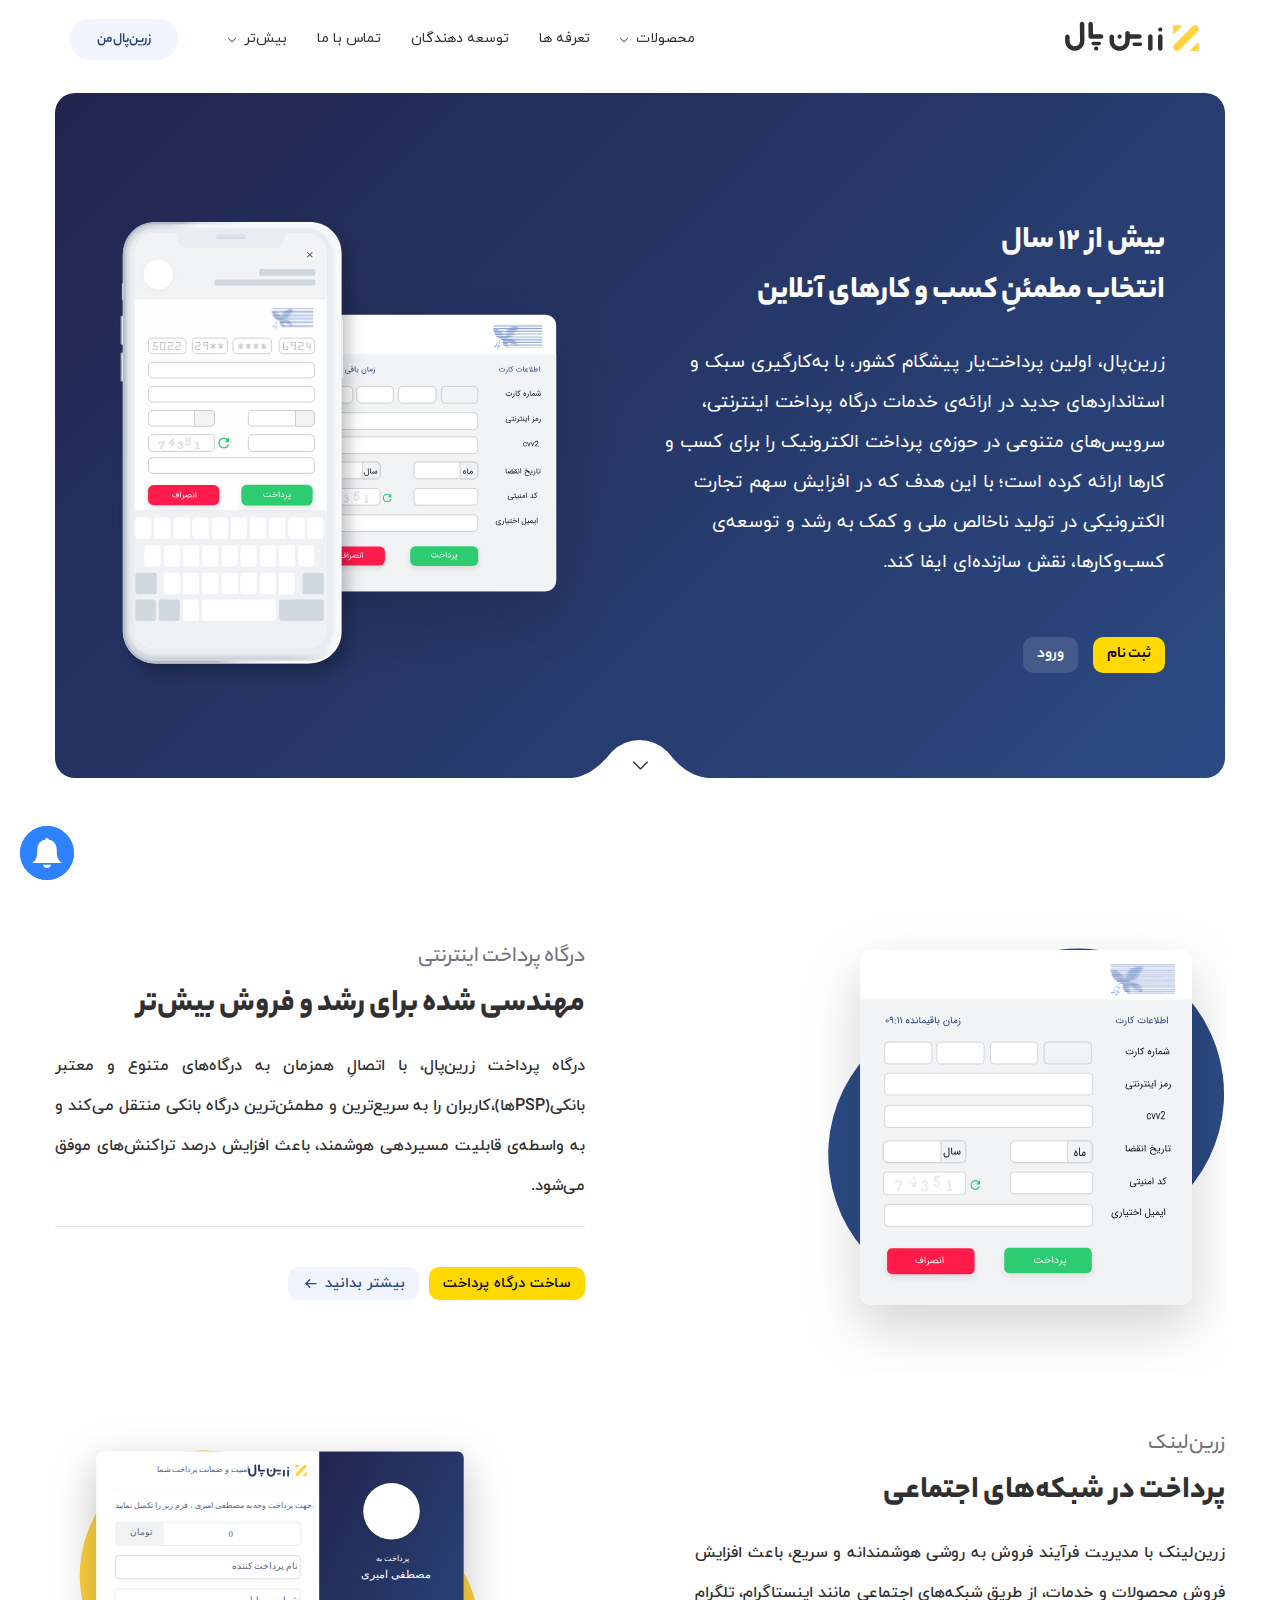
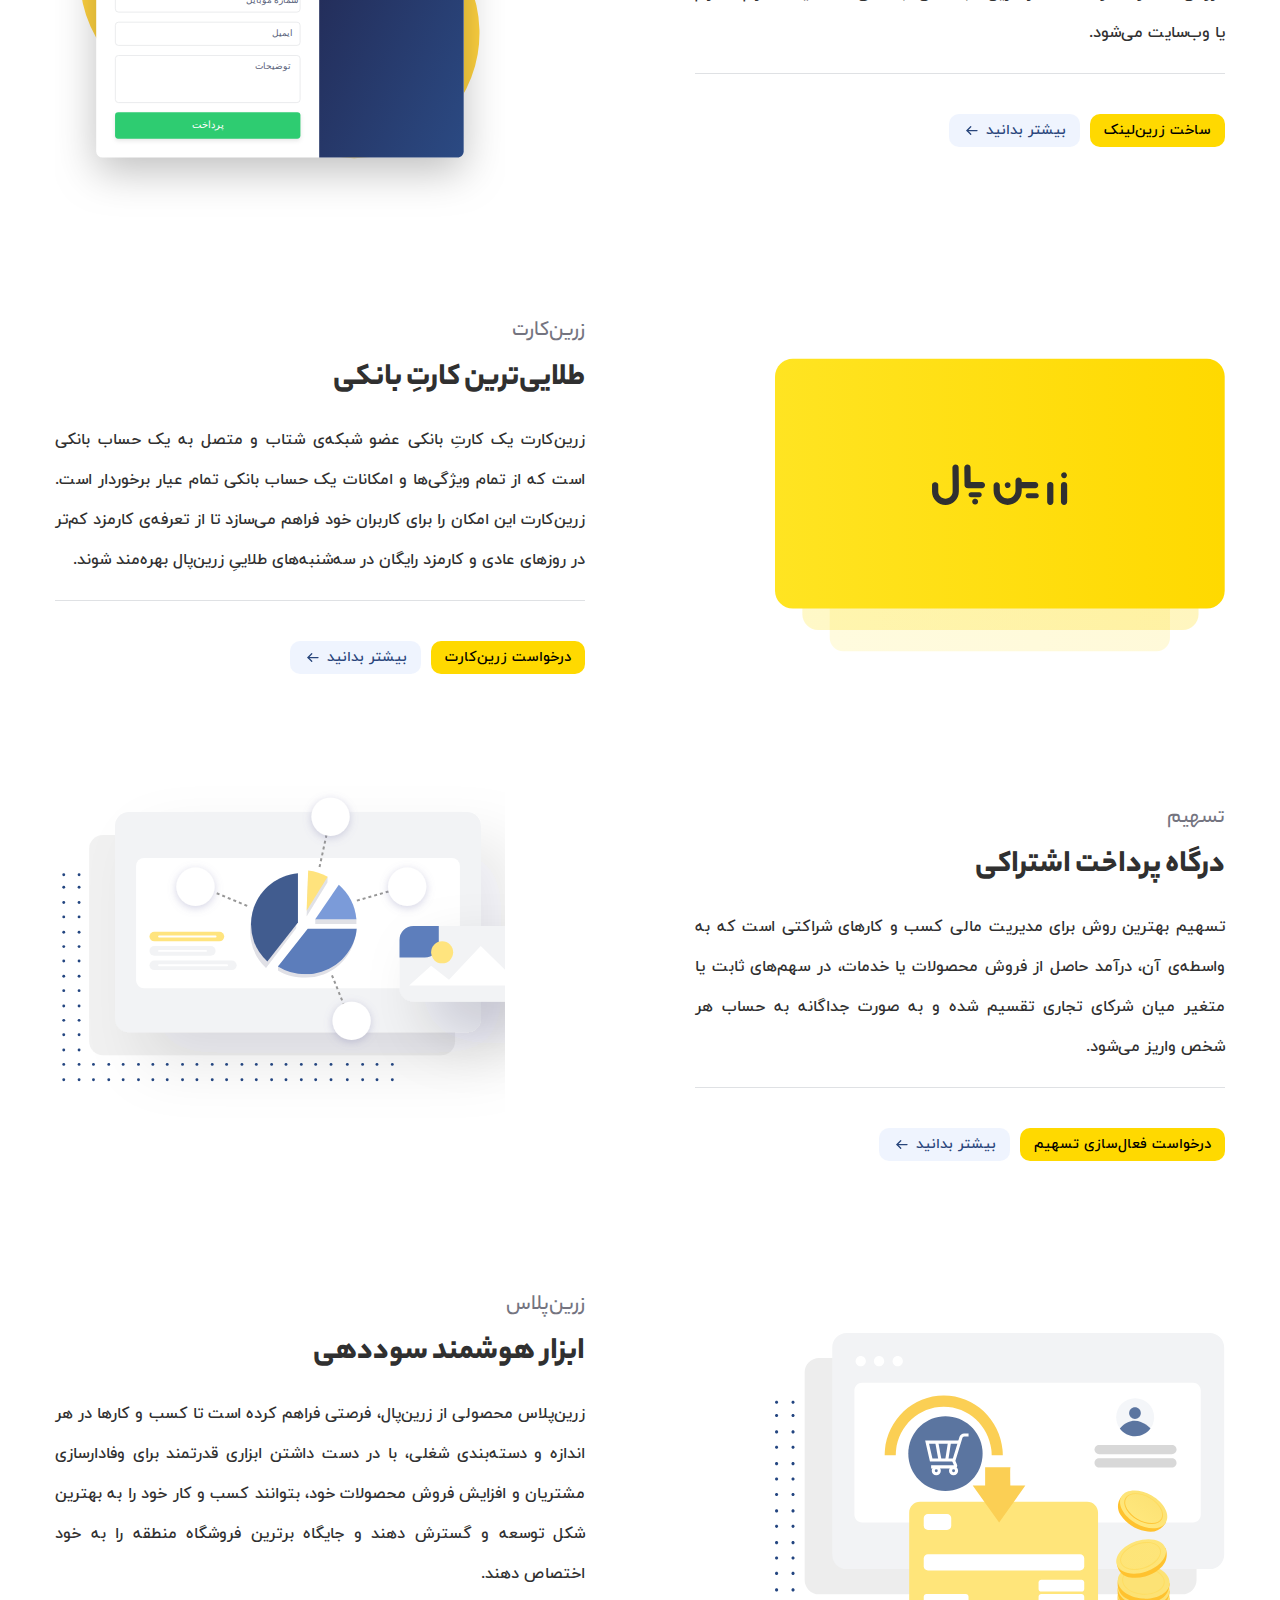
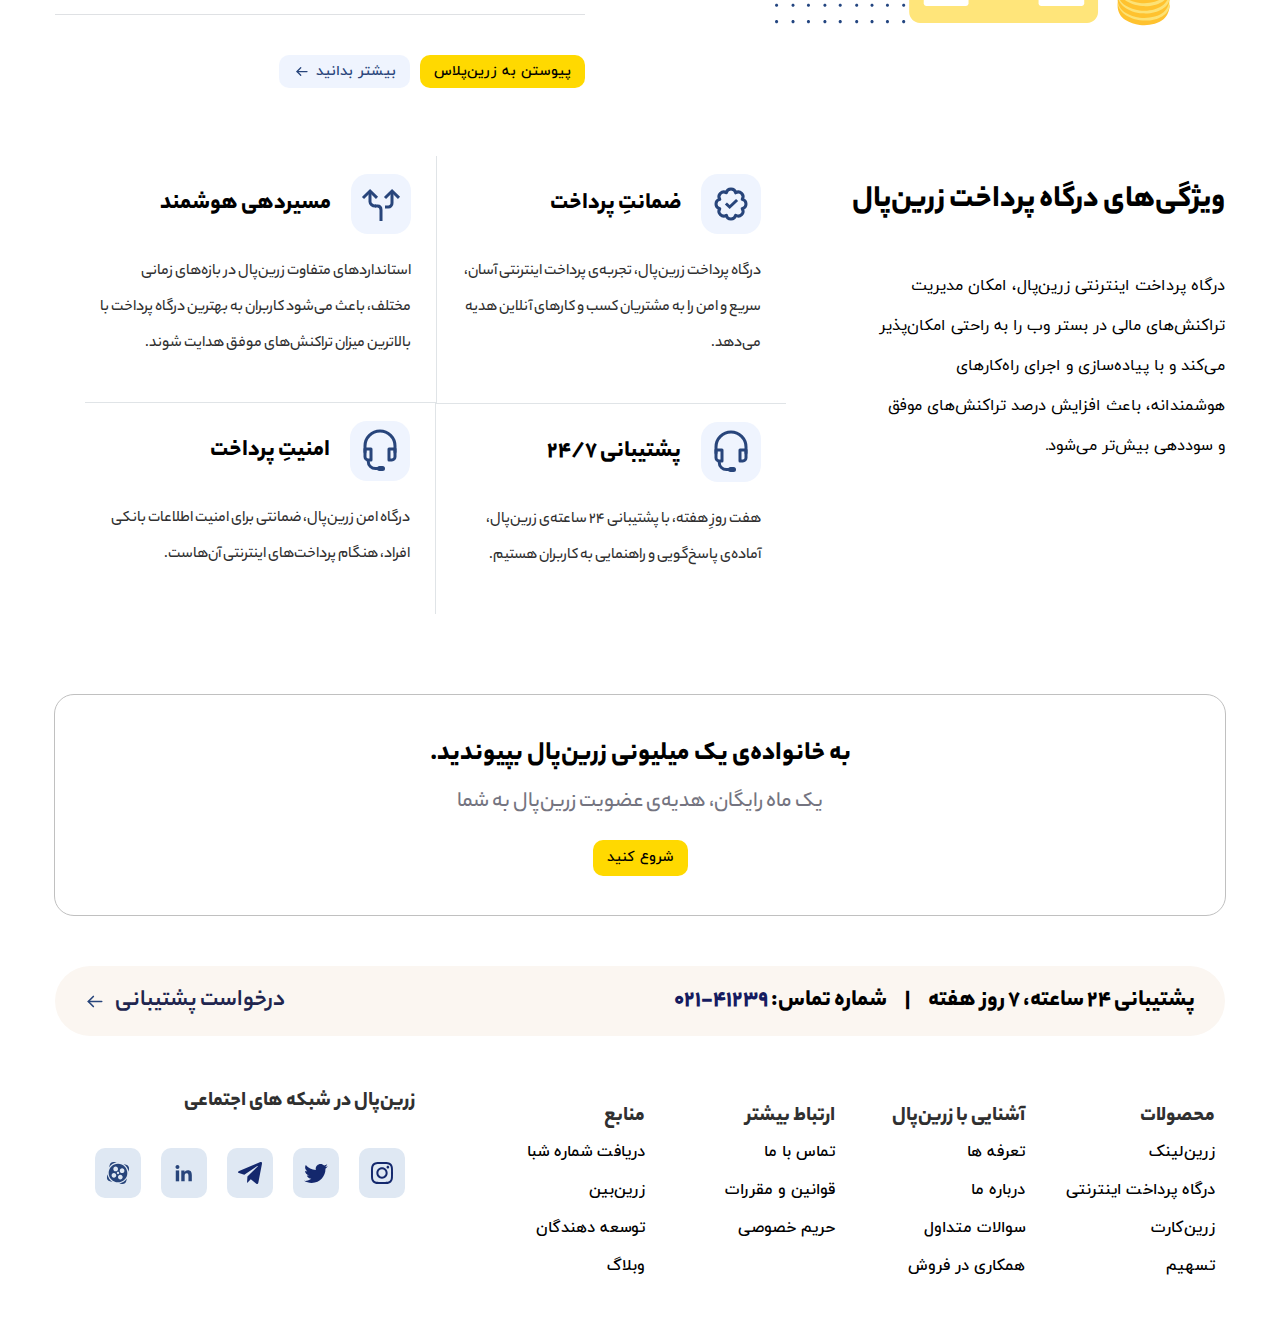
<file: index.html>
<!DOCTYPE html>
<html lang="fa" dir="rtl">
  <head>
    <meta charset="UTF-8" />
    <meta http-equiv="X-UA-Compatible" content="IE=edge" />
    <meta name="viewport" content="width=device-width, initial-scale=1.0" />
    <title>ارائه دهنده خدمات درگاه پرداخت اینترنتی | زرین‌پال</title>
    <link rel="shortcut icon" href="./images/favicon.ico" />
    <link rel="stylesheet" href="./styles/style.css" />
    <link rel="stylesheet" href="./styles/fonts.css" />
  </head>
  <body>
    <header>
      <div class="zarin-logo">
        <img src="./images/logo-white.svg" alt="Zarinpal Logo" />
      </div>
      <nav>
        <ul class="header-ul">
          <li class="more-menu" id="show-product-menu">
            <a href="#">محصولات</a>
            <img src="./images/down-arrow-svgrepo-com.svg" alt="" />
            <div class="product-menu">
              <div>
                <a href="#">
                  <p>درگاه پرداخت</p>
                  <p>مهندسی شده برای فروش بیش‌تر</p>
                </a>
                <a href="#">
                  <p>درگاه پرداخت</p>
                  <p>مهندسی شده برای فروش بیش‌تر</p>
                </a>
                <a href="#">
                  <p>درگاه پرداخت</p>
                  <p>مهندسی شده برای فروش بیش‌تر</p>
                </a>
              </div>
              <div>
                <a href="#">
                  <p>زرین کارت</p>
                  <p>طلایی ترین کارت بانکی</p>
                </a>
                <a href="#">
                  <p>زرین کارت</p>
                  <p>طلایی ترین کارت بانکی</p>
                </a>
              </div>
            </div>
          </li>
          <li>
            <a href="#">تعرفه ها</a>
          </li>
          <li>
            <a href="#">توسعه دهند‌گان</a>
          </li>
          <li>
            <a href="#">تماس با‌‌‌ ما</a>
          </li>
          <li class="more-menu" id="show-more-menu">
            <a href="#">بیش‌تر</a>
            <img src="./images/down-arrow-svgrepo-com.svg" alt="" />
            <ul>
              <li><a href="#">وبلاگ</a></li>
              <li><a href="#">دریافت شماره شبا</a></li>
              <li><a href="#">سوالات متداول</a></li>
              <li><a href="#">اپلیکیسن</a></li>
              <li><a href="#">زرین‌بین</a></li>
            </ul>
          </li>
          <li>
            <a href="#">زرین‌پال‌من</a>
          </li>
        </ul>
      </nav>
      <img
        src="./images/hamburger.svg"
        class="hamburger-icon"
        alt="hamburger menu"
      />

      <div class="hamburger-menu">
        <div class="cross-icon">
          <img src="./images/cross.svg" alt="cross-icon" />
        </div>
        <div class="hamburger-menu-items">
          <ul>
            <li>
              <a href="#">تعرفه ها</a>
            </li>
            <li>
              <a href="#">اپلیکیشن</a>
            </li>
            <div class="hamburger-menu-items-div"></div>
            <li>
              <a href="#">سوالات متداول</a>
            </li>
            <li>
              <a href="#">محصولات</a>
            </li>
            <li>
              <a href="#">تماس با ما</a>
            </li>
          </ul>
        </div>
        <div class="more-item">
          <a href="#">زرین‌پال من</a>
          <img src="./images/arrow.svg" alt="" />
        </div>
      </div>
    </header>
    <main>
      <div class="banner">
        <div class="banner-text">
          <h3>بیش از ۱۲ سال</h3>
          <h3>انتخاب مطمئنِ کسب و کارهای آنلاین</h3>
          <p>
            زرین‌پال، اولین پرداخت‌یار پیشگام کشور، با به‌کارگیری سبک و
            استانداردهای جدید در ارائه‌ی خدمات درگاه پرداخت اینترنتی، سرویس‌های
            متنوعی در حوزه‌ی پرداخت الکترونیک را برای کسب و کارها ارائه کرده
            است؛ با این هدف که در افزایش سهم تجارت الکترونیکی در تولید ناخالص
            ملی و کمک به رشد و توسعه‌ی کسب‌وکارها، نقش سازنده‌‌ای ایفا کند.
          </p>
          <div class="banner-button">
            <a class="register" href="#">ثبت نام</a>
            <a class="login" href="#">ورود</a>
          </div>
        </div>
        <div class="banner-image">
          <img src="./images/home.svg" alt="" />
        </div>
      </div>
      <div class="go-down">
        <div></div>
        <img src="./images/down-arrow-svgrepo-com.svg" alt="" />
      </div>
    </main>
    <section class="online-payment">
      <div>
        <img class="section-image" src="./images/pg.svg" alt="" />
      </div>
      <div class="section-text">
        <h2>درگاه پرداخت اینترنتی</h2>
        <h3>مهندسی شده برای رشد و فروش بیش‌تر</h3>
        <p>
          درگاه پرداخت زرین‌پال، با اتصالِ همزمان به درگاه‌های متنوع و معتبر
          بانکی(PSPها)،کاربران را به سریع‌ترین و مطمئن‌ترین درگاه بانکی منتقل
          می‌کند و به واسطه‌ی قابلیت مسیردهی هوشمند، باعث افزایش درصد تراکنش‌های
          موفق می‌شود.
        </p>
        <div class="section-links">
          <a class="first-button" href="#">ساخت درگاه پرداخت</a>
          <a class="second-button" href="#"
            >بیشتر بدانید
            <img src="./images/arrow.svg" alt="" />
          </a>
        </div>
      </div>
    </section>
    <section class="online-payment">
      <div class="section-text">
        <h2>زرین‌لینک</h2>
        <h3>پرداخت در شبکه‌های اجتماعی</h3>
        <p>
          زرین‌لینک با مدیریت فرآیند فروش به روشی هوشمندانه و سریع، باعث افزایش
          فروش محصولات و خدمات، از طریق شبکه‌های اجتماعی مانند اینستاگرام،
          تلگرام یا وب‌سایت می‌شود.
        </p>
        <div class="section-links">
          <a class="first-button" href="#">ساخت زرین‌لینک</a>
          <a class="second-button" href="#"
            >بیشتر بدانید
            <img src="./images/arrow.svg" alt="" />
          </a>
        </div>
      </div>
      <div class="online-payment2">
        <img class="section-image" src="./images/social-image.svg" alt="" />
      </div>
    </section>
    <section class="online-payment">
      <div>
        <img class="section-image" src="./images/zarincard.svg" alt="" />
      </div>
      <div class="section-text">
        <h2>زرین‌کارت</h2>
        <h3>طلایی‌ترین کارتِ بانکی</h3>
        <p>
          زرین‌‌کارت یک کارتِ بانکی عضو شبکه‌‌ی شتاب و متصل به یک حساب بانکی است
          که از تمام ویژگی‌‌ها و امکانات یک حساب بانکی تمام عیار برخوردار است.
          زرین‌‌کارت این امکان را برای کاربران خود فراهم می‌‌سازد تا از تعرفه‌‌ی
          کارمزد کم‌‌تر در روزهای عادی و کارمزد رایگان در سه‌‌شنبه‌‌های طلاییِ
          زرین‌‌پال بهره‌‌مند شوند.
        </p>
        <div class="section-links">
          <a class="first-button" href="#">درخواست زرین‌‌کارت</a>
          <a class="second-button" href="#"
            >بیشتر بدانید
            <img src="./images/arrow.svg" alt="" />
          </a>
        </div>
      </div>
    </section>
    <section class="online-payment">
      <div class="section-text">
        <h2>تسهیم</h2>
        <h3>درگاه پرداخت اشتراکی</h3>
        <p>
          تسهیم بهترین روش برای مدیریت مالی کسب‌ و کارهای شراکتی است که به
          واسطه‌ی آن، درآمد حاصل از فروش محصولات یا خدمات، در سهم‌های ثابت یا
          متغیر میان شرکای تجاری تقسیم شده و به صورت جداگانه به حساب هر شخص
          واریز می‌‌شود.
        </p>
        <div class="section-links">
          <a class="first-button" href="#">درخواست فعال‌سازی تسهیم</a>
          <a class="second-button" href="#"
            >بیشتر بدانید
            <img src="./images/arrow.svg" alt="" />
          </a>
        </div>
      </div>
      <div class="online-payment2">
        <img class="section-image" src="./images/payout.svg" alt="" />
      </div>
    </section>
    <section class="online-payment">
      <div>
        <img class="section-image" src="./images/zarinplus.svg" alt="" />
      </div>
      <div class="section-text">
        <h2>زرین‌پلاس</h2>
        <h3>ابزار هوشمند سوددهی</h3>
        <p>
          زرین‌پلاس محصولی از زرین‌پال، فرصتی فراهم کرده است تا کسب و کارها در
          هر اندازه و دسته‌بندی شغلی، با در دست داشتن ابزاری قدرتمند برای
          وفادارسازی مشتریان و افزایش فروش محصولات خود، بتوانند کسب و کار خود را
          به بهترین شکل توسعه و گسترش دهند و جایگاه برترین فروشگاه منطقه را به
          خود اختصاص دهند.
        </p>
        <div class="section-links">
          <a class="first-button" href="#">پیوستن به زرین‌پلاس</a>
          <a class="second-button" href="#"
            >بیشتر بدانید
            <img src="./images/arrow.svg" alt="" />
          </a>
        </div>
      </div>
    </section>
    <article class="attributes">
      <div class="definition">
        <h3>ویژگی‌های درگاه پرداخت زرین‌پال</h3>
        <p>
          درگاه پرداخت اینترنتی زرین‌پال، امکان مدیریت تراکنش‌های مالی در بستر
          وب را به راحتی امکان‌پذیر می‌کند و با پیاده‌سازی و اجرای راه‌کارهای
          هوشمندانه، باعث افزایش درصد تراکنش‌های موفق و سوددهی بیش‌تر می‌شود.
        </p>
      </div>
      <div class="items">
        <div class="item first-item">
          <div>
            <img src="./images/verifiedIcon.svg" />
            <h4>ضمانتِ پرداخت</h4>
          </div>
          <p>
            درگاه پرداخت زرین‌پال، تجربه‌ی پرداخت اینترنتی آسان، سریع و امن را
            به مشتریان کسب و کارهای آنلاین هدیه می‌دهد.
          </p>
        </div>
        <div class="item second-item">
          <div>
            <img src="./images/splite.svg" />
            <h4>مسیردهی هوشمند</h4>
          </div>
          <p>
            استانداردهای متفاوت زرین‌پال در بازه‌های زمانی مختلف، باعث می‌شود
            کاربران به بهترین درگاه پرداخت با بالاترین میزان تراکنش‌های موفق
            هدایت شوند.
          </p>
        </div>
        <div class="item third-item">
          <div>
            <img src="./images/support.svg" />
            <h4>پشتیبانی ۲۴/۷</h4>
          </div>
          <p>
            هفت روزِ هفته، با پشتیبانی ۲۴ ساعته‌ی زرین‌پال، آماده‌ی پاسخ‌گویی و
            راهنمایی به کاربران هستیم.
          </p>
        </div>
        <div class="item fourth-item">
          <div>
            <img src="./images/support.svg" />
            <h4>امنیتِ پرداخت</h4>
          </div>
          <p>
            درگاه امن زرین‌پال، ضمانتی برای امنیت اطلاعات بانکی افراد، هنگام
            پرداخت‌‌های اینترنتی آن‌هاست.
          </p>
        </div>
      </div>
    </article>
    <div class="start-box">
      <h4>به خانواده‌ی یک میلیونی زرین‌پال بپیوندید.</h4>
      <p>یک ماه رایگان، هدیه‌ی عضویت زرین‌پال به شما</p>
      <a href="#"> شروع کنید </a>
    </div>

    <div class="support">
      <div class="support-number">
        <p>
          پشتیبانی ۲۴ ساعته، ۷ روز هفته <span id="line"> | </span> شماره تماس:
          <span id="phone-number">۴۱۲۳۹-۰۲۱</span>
        </p>
      </div>
      <div class="support-request">
        <p>درخواست پشتیبانی</p>
        <img src="./images/./arrow.svg" alt="" />
      </div>
    </div>
    <footer>
      <div class="footer-links">
        <div>
          <p>محصولات</p>
          <ul>
            <li><a href="#">زرین‌لینک</a></li>
            <li><a href="#">درگاه پرداخت اینترنتی</a></li>
            <li><a href="#">زرین‌کارت</a></li>
            <li><a href="#">تسهیم</a></li>
          </ul>
        </div>
        <div>
          <p>آشنایی با زرین‌پال</p>
          <ul>
            <li><a href="#">تعرفه ها</a></li>
            <li><a href="#">درباره ما</a></li>
            <li><a href="#">سوالات متداول</a></li>
            <li><a href="#">همکاری در فروش</a></li>
          </ul>
        </div>
        <div>
          <p>ارتباط بیشتر</p>
          <ul>
            <li><a href="#">تماس با ما</a></li>
            <li><a href="#">قوانین و مقررات</a></li>
            <li><a href="#">حریم خصوصی</a></li>
          </ul>
        </div>
        <div>
          <p>منابع</p>
          <ul>
            <li><a href="#">دریافت شماره شبا</a></li>
            <li><a href="#">زرین‌بین</a></li>
            <li><a href="#">توسعه دهندگان</a></li>
            <li><a href="#">وبلاگ</a></li>
          </ul>
        </div>
      </div>
      <div class="social-media">
        <p>زرین‌پال در شبکه های اجتماعی</p>
        <div class="chatapp">
          <a href="#" class="link">
            <i class="fa-brands fa-instagram instagram"></i>
            <img src="./images/instagram.svg" alt="" />
          </a>
          <a href="#" class="link">
            <i class="fa-brands fa-twitter twitter"></i>
            <img src="./images/twitter.svg" alt="" />
          </a>
          <a href="#" class="link">
            <i class="fa-brands fa-whatsapp whatsapp"></i>
            <img src="./images/telegram.svg" alt="" />
          </a>
          <a href="#" class="link">
            <i class="fa-brands fa-linkedin linkedin"></i>
            <img src="./images/linkedin.svg" alt="" />
          </a>
          <a href="#" class="link">
            <i class="fa-brands fa-linkedin linkedin"></i>
            <img src="./images/aparat.svg" alt="" />
          </a>
        </div>
      </div>
    </footer>
    <div class="bell">
      <img src="./images/bell.svg" />
    </div>
    <div class="bell">
      <img src="./images/bell.svg" alt="" />
    </div>

    <script src="./js/script.js"></script>
  </body>
</html>
</file>
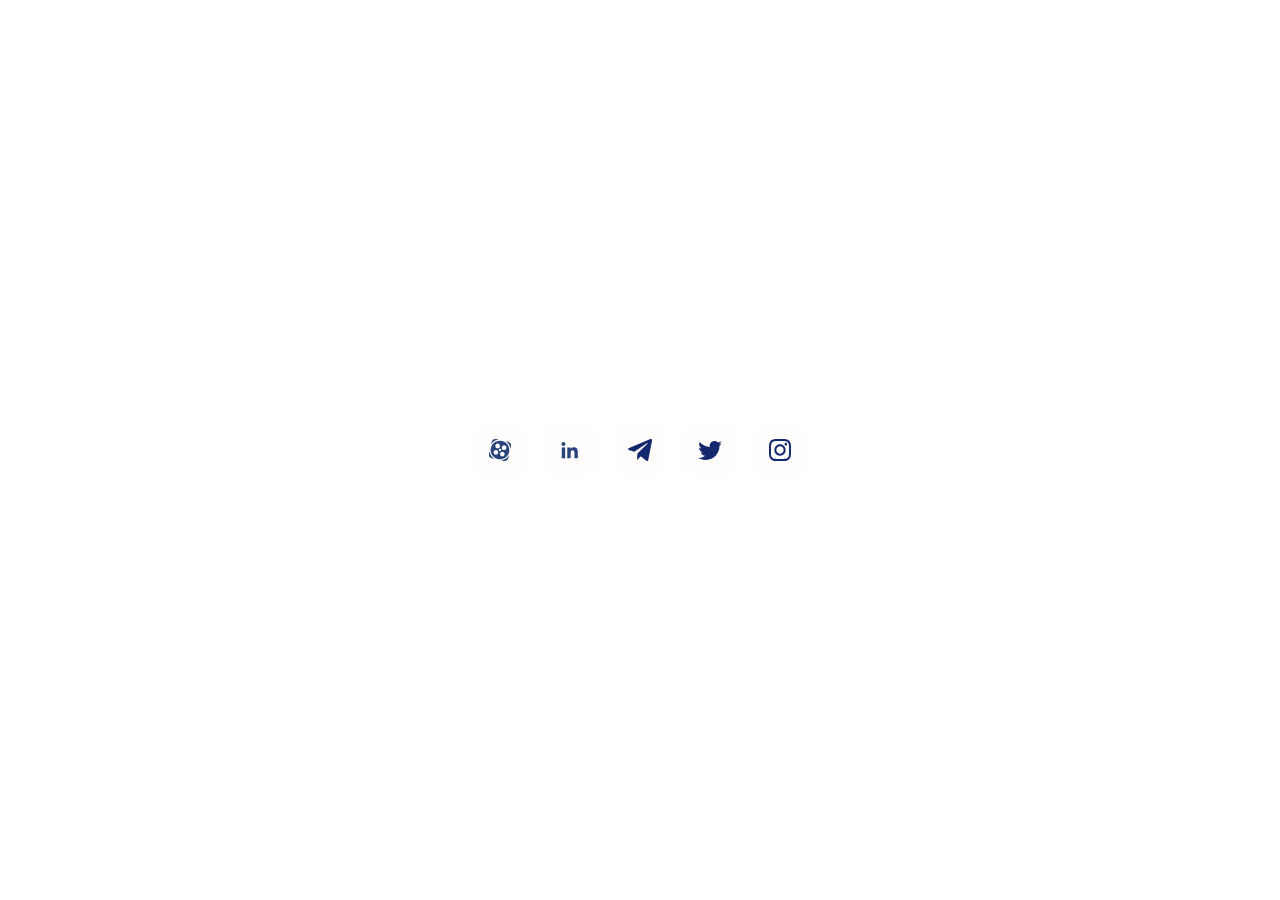
<file: styles/index.html>
<!DOCTYPE html>
<html lang="en">
<head>
    <meta charset="UTF-8">
    <meta http-equiv="X-UA-Compatible" content="IE=edge">
    <meta name="viewport" content="width=device-width, initial-scale=1.0">
    <title>Document</title>
</head>
<body>
    <a href="#" class="link">
        <i class="fa-brands fa-instagram instagram"></i>
        <img src="../images/aparat.svg" alt="">
    </a>
    <a href="#" class="link">
        <i class="fa-brands fa-twitter twitter"></i>
        <img src="../images/linkedin.svg" alt="">
    </a>
    <a href="#" class="link">
        <i class="fa-brands fa-whatsapp whatsapp"></i>
        <img src="../images/telegram.svg" alt="">
    </a>
    <a href="#" class="link">
        <i class="fa-brands fa-linkedin linkedin"></i>
        <img src="../images/twitter.svg" alt="">

    </a>
    <a href="#" class="link">
        <i class="fa-brands fa-linkedin linkedin"></i>
        <img src="../images/instagram.svg" alt="">

    </a>
</body>
</html>
    


    <style>
        * {
          margin: 0;
          padding: 0;
          box-sizing: border-box;
        }
        body {
          display: flex;
          justify-content: center;
          align-items: center;
          height: 100vh;
          /* background: #121212; */
        }
        .link {
          text-decoration: none;
          color: #b7b7b7;
          margin: 10px;
          width: 50px;
          height: 50px;
          display: flex;
          justify-content: center;
          align-items: center;
          background: rgb(255, 252, 252);
          border-radius: 10px;
          position: relative;
          transition: transform 0.4s;
        }
        .link:hover {
          transform: rotate(45deg);
        }
        .link::before {
          content: "";
          position: absolute;
          width: 100%;
          height: 100%;
          /* background: #373737; */
          background: #11fc00;
          opacity: 0;
          border-radius: 10px;
          transition: opacity 0.2s;
        }
        .link:hover::before {
          opacity: 0.4;
        }
        .link:nth-child(1)::before {
          /* background: #f63b3b; */
          background: #c32aa3;
        }
        .link:nth-child(2)::before {
          background: #1da1f2;
        }
        .link:nth-child(3)::before {
            background: #11fc00;
        }
        .link:nth-child(4)::before {
          background: #0a66c2;
        }
        .link:hover::before {
          transform: translate(-4px, -4px);
          filter: blur(10px);
        }
        .link i {
          font-size: 1.7em;
          transition: all 0.4s;
        }
        .link:hover i {
          color: #c8c8c8;
          transform: rotate(-45deg);
        }
        .link:hover i.instagram {
          color: #c32aa3;
        }
        .link:hover i.twitter {
          color: #1da1f2;
        }
        .link:hover i.whatsapp {
          color: #25d366;
        }
        .link:hover i.linkedin {
          color: #0a66c2;
        }
        </style>
</file>
<file: styles/style.css>
* {
    margin: 0px;
    padding: 0px;
}

body {
    font-family: "iranyekanwebregular", Arial, Helvetica, sans-serif;
}

header {
    display: flex;
    justify-content: space-between;
    align-items: center;
    width: 1170px;
    margin: auto;
    padding: 21px 0px 15px;
    background-color: rgba(255, 255, 255, 0.72);
    position: sticky;
    top: 0px;
    backdrop-filter: blur(20px);
    transition: all 0.3 ease;
}

logo {
    margin: 11px 28px;
}

.header-ul {
    display: flex;
    list-style-type: none;
}

.header-ul li {
    font-size: 14px;
    margin: 0 15px;
}

.header-ul li a {
    cursor: pointer;
    text-decoration: none;
    color: #303030;
}

.header-ul>li:last-child a {
    color: #28457b;
    background-color: rgba(232, 239, 254, 0.6);
    border-radius: 20px;
    padding: 10px 27px;
    margin-right: 20px;
    font-family: YekanBakhBold;
}

.header-ul>li:last-child a:hover {
    background-color: #fbf6d9;
}

.more-menu {
    display: flex;
}

.more-menu img {
    width: 8px;
    margin-right: 8px;
}

.zarin-logo {
    margin-right: 25px;
    cursor: pointer;
}

.hamburger-icon {
    width: 27px;
    display: none;
}

.hamburger-menu {
    position: fixed;
    top: 0;
    right: 0;
    background-color: #fff;
    z-index: 100;
    width: 100%;
    font-family: YekanBakhMedium;
    transform: translateY(-100%);
}

.cross-icon {
    width: 100%;
    text-align: left;
    padding: 25px 0;
}

.cross-icon img {
    width: 20px;
    margin-left: 30px;
}

.hamburger-menu-items {
    padding: 10px 30px;
}

.hamburger-menu-items ul {
    list-style: none;
}

.hamburger-menu-items a {
    text-decoration: none;
    color: black;
    display: inline-block;
    padding: 3px 0;
}

.hamburger-menu-items-div {
    height: 1px;
    color: #dfe1e4;
    width: 90%;
    margin: 8px 0;
}

.more-item {
    display: flex;
    background-color: #eee;
    padding: 20px 50px;
    align-items: center;
}

.more-item img {
    width: 15px;
    margin-right: 5px;
}

.more-item a {
    text-decoration: none;
    color: #28457b;
    font-size: 0.85rem;
    background-color: rgb(201, 252, 252);
    padding: 5px;
}

.show-hamburger-menu {
    animation: fadeInDown 0.35s forwards;
}

.hide-hamburger-menu {
    animation: fadeOut 0.35s forwards;
}

#show-more-menu {
    position: relative;
}

#show-more-menu ul {
    position: absolute;
    top: 0;
    left: -35px;
    background-color: #fff;
    border-top: 5px solid #f8e88b;
    border-radius: 12px;
    padding-top: 20px;
    padding-bottom: 20px;
    margin-top: 23px;
    list-style: none;
    width: 140px;
    display: none;
}

#show-more-menu li {
    margin: 0;
    padding: 10px 20px;
    font-size: 0.8rem;
    color: black;
}

#show-more-menu li:hover {
    background-color: rgba(232, 239, 254, 0.6);
}

#show-product-menu {
    position: relative
}

.product-menu {
    position: absolute;
    top: 25px;
    left: -135px;
    background-color: #fff;
    display: none;
    justify-content: flex-start;
    width: 372px;
    border-top: 5px solid #f8e88b;
    border-radius: 12px;
}

.product-menu a p:first-child {
    color: #000;
    font-size: 0.8 rem;
}

.product-menu a p:last-child {
    color: #000;
    font-size: 0.7rem;
}

.product-menu a {
    margin: 10px;
    display: block;
    padding: 10px;
    border-radius: 5px;
}

.banner {
    width: 1050px;
    padding: 124px 60px 80px;
    background-image: linear-gradient(135deg, #21254e, #2b4a83);
    border-radius: 20px;
    margin: 20px auto;
    display: flex;
    justify-content: space-between;
}

.banner-text h3 {
    font-family: YekanBakhHeavy;
    font-size: 2rem;
    color: #fff;
}

.banner-text p {
    color: #fff;
    font-size: 1.15rem;
    margin: 25px 0;
    line-height: 2.5rem;
}

.banner-image {
    width: 2500px;
}

.banner-button {
    margin-top: 60px;
}

.register {
    font-size: 1rem;
    font-family: YekanBakhBold;
    color: #000;
    background-color: #ffd900;
    padding: 6px 14px;
    border: none;
    border-radius: 10px;
    margin-left: 10px;
    text-decoration: none;
}

.login {
    font-size: 1rem;
    font-family: YekanBakhBold;
    color: #fff;
    background-color: #435a8a;
    border: none;
    padding: 6px 14px;
    border-radius: 10px;
    text-decoration: none;
}

.go-down {
    display: flex;
    flex-direction: column;
    align-items: center;
    justify-content: center;
    position: relative;
    bottom: 58px;
}

.go-down div {
    background-image: url(../images/arrowbottom.svg);
    width: 164px;
    height: 78px;
}

.go-down img {
    width: 15px;
    position: relative;
    top: -60px;
}

.online-payment {
    width: 1170px;
    margin: auto;
    display: flex;
    align-items: flex-start;
    justify-content: space-between;
}

.online-payment img {
    width: 450px;
    height: 480px;
}

.section-text {
    margin: 30px 0;
    width: 530px;
}

.section-text h2 {
    color: #747480;
    font-family: YekanBakhMedium;
    font-weight: 500;
    font-size: 1.4rem;
    margin: 20px 0 5px;
}

.section-text h3 {
    color: #303030;
    font-family: YekanBakhHeavy;
    font-weight: 600;
    font-size: 2rem;
    margin: 5px 0 10px;
}

.section-text p {
    color: #303030;
    font-family: iranyekanwebmedium;
    text-align: justify;
    line-height: 40px;
    border-bottom: 1px solid #dfe1e4;
    padding-bottom: 20px;
    margin-top: 16px;
}

.section-links {
    margin-top: 40px;
    display: flex;
}

.section-links .first-button {
    font-size: 0.9rem;
    font-family: iranyekanwebmedium;
    color: #000;
    background: #ffd900;
    padding: 6px 14px;
    border: none;
    border-radius: 10px;
    margin-left: 10px;
    text-decoration: none;
}

.section-links .second-button {
    font-size: 0.9rem;
    font-family: iranyekanwebmedium;
    color: #28457b;
    background-color: rgba(232, 239, 254, 0.7);
    padding: 6px 14px;
    border-radius: 10px;
    text-decoration: none;
    display: flex;
    align-items: center;
}

.section-links .second-button img {
    width: 18px;
    height: 15px;
    margin-right: 5px;
}

.attributes {
    width: 1170px;
    margin: auto;
    display: flex;
    justify-content: space-between
}

.definition {
    width: 35%;
    margin-top: 50px;
}

.items {
    display: grid;
    grid-template-columns: 1fr 1fr;
    width: 60%;
    padding: 30px;
}

.items img {
    width: 60px;
    height: 60px;
}

.items .item {
    padding: 18px 25px 20px 0;
}

.items .item div {
    display: flex;
    align-items: center;
}

.items h4 {
    font-size: 1.5rem;
    font-family: YekanBakhHeavy;
    margin-right: 20px;
}

.items p {
    margin: 20px 0 20px 10px;
    font-size: 1rem;
    font-family: YekanBakhMedium;
    color: #303030;
    line-height: 36px;
}

.definition h3 {
    font-family: YekanBakhHeavy;
    font-size: 2rem;
}

.definition p {
    width: 85%;
    margin-top: 40px;
    line-height: 40px;
}

.first-item {
    border-left: 1px solid #e0e4e7;
}

.second-item {
    border-bottom: 1px solid #e0e4e7;
}

.third-item {
    border-top: 1px solid #e0e4e7;
}

.fourth-item {
    border-right: 1px solid #e0e4e7;
}

.start-box {
    width: 1170px;
    height: 220px;
    margin: auto;
    margin-top: 50px;
    border: 1px solid silver;
    border-radius: 20px;
    display: flex;
    flex-direction: column;
    align-items: center;
    justify-content: center;
}

.start-box h4 {
    font-family: YekanBakhHeavy;
    font-size: 1.7rem;
}

.start-box p {
    font-family: YekanBakhMedium;
    font-size: 1.4rem;
    color: #747480;
    margin-top: 10px;
}

.start-box a {
    text-decoration: none;
    font-family: iranyekanwebmedium;
    font-size: 0.9rem;
    min-height: 28px;
    line-height: 28px;
    padding: 4px 14px;
    background-color: #ffd900;
    color: #000;
    border-radius: 10px;
    margin-top: 20px;
}

.support {
    width: 1110px;
    height: 70px;
    padding: 0 30px;
    margin: 50px auto;
    background: #fbf6f1;
    border-radius: 35px;
    display: flex;
    justify-content: space-between;
    align-items: center;
}

.support-number {
    font-family: YekanBakhHeavy;
    font-size: 1.5rem;
}

#line {
    margin: 0 15px;
}

#phone-number {
    color: #151b60;
}

.support-request {
    display: flex;
    color: #21254e;
    font-family: YekanBakhBold;
    font-size: 1.5rem;
}

.support-request img {
    width: 20px;
    margin-right: 10px;
}

footer {
    display: flex;
    justify-content: space-between;
    width: 1170px;
    margin: auto;
}

footer .footer-links {
    display: grid;
    grid-template-columns: repeat(4, 1fr);
    width: calc((100% - 330px));
    margin-bottom: 50px;
    padding: 0 10px;
}

.social-media {
    width: 330px;
    padding: 0 30px;
    margin-bottom: 100px;
}

.social-media p {
    font-family: YekanBakhHeavy;
    font-size: 1.3rem;
    color: #303030;
}

.social-media div {
    display: flex;
    margin-top: 20px;
}

.footer-links p {
    font-size: 1.3rem;
    font-family: YekanBakhHeavy;
    margin-top: 15px;
    color: #303030;
}

.footer-links ul {
    list-style: none;
}

.footer-links a {
    text-decoration: none;
    font-size: 1rem;
    font-family: iranyekanwebmedium;
    color: #000;
}

.footer-links li {
    padding: 8px 0;
}

.bell {
    background-color: #2e82ff;
    width: fit-content;
    padding: 7px 7px 0;
    border-radius: 50%;
    position: fixed;
    bottom: 20px;
    left: 20px;
}

.bell img {
    width: 40px;
}


/* Animation Section */

@keyframes fadeInDown {
    0% {
        opacity: 0;
        transform: translateX(200);
    }
    100% {
        opacity: 1;
        transform: translateX(0);
    }
}

@keyframes fadeOut {
    0% {
        opacity: 1;
        transform: translateX(0);
    }
    100% {
        opacity: 0;
        transform: translateX(-100%);
    }
}

@keyframes showUp {
    0% {
        opacity: 0;
    }
    100% {
        opacity: 1;
    }
}


/* Responsive Section */

@media (max-width: 1200px) {
    /*breakpoint: 1200px;*/
    header {
        width: 940px;
    }
    .banner {
        width: 900px;
        padding: 60px 40px 120px;
    }
    .banner-image img {
        width: 430px;
    }
    .online-payment {
        width: 940px;
    }
    .online-payment img {
        padding-left: 40px;
    }
    .online-payment2 img {
        padding-right: 20px;
    }
    .attributes {
        width: 924px;
        padding: 0 8px;
        flex-direction: column;
    }
    .definition {
        width: 100%;
        margin-top: 40px;
    }
    .definition p {
        width: 100%;
        margin-top: 30px;
    }
    .first-item,
    .second-item,
    .third-item,
    .fourth-item {
        border: none;
    }
    .items {
        width: 90%;
        padding: 30px;
    }
    .items .item {
        padding: 18px 0 20px 50px;
    }
    .start-box {
        width: 940px;
    }
    .support {
        width: 880px;
    }
    footer {
        width: 940px;
    }
}

@media (max-width: 990px) {
    /*breakpoint: 990px;*/
    header {
        width: auto;
        padding: 20px 60px;
    }
    .header-ul li:last-child {
        display: none;
    }
    .logo {
        margin: 0;
    }
    .header-ul li {
        margin: 0 10px;
    }
    .banner {
        width: auto;
        padding: 40px 40px 85px;
        margin-left: 35px;
        margin-right: 35px;
    }
    .banner-image {
        display: none;
    }
    .banner-text {
        text-align: center;
    }
    .banner-text p {
        margin: 5px 0;
        font-size: 1rem;
    }
    .banner-button {
        margin-top: 40px;
    }
    .online-payment {
        width: auto;
        flex-direction: column;
        align-items: center;
    }
    .section-text {
        width: 95%;
    }
    .attributes {
        width: auto;
        padding: 0 35px;
    }
    .start-box {
        margin: 0 38px;
        width: calc(100% - 76px);
    }
    .support {
        width: calc(100% - 120px);
    }
    .support-request,
    .support-number {
        font-size: 1.2rem;
    }
    footer {
        flex-direction: column;
        width: calc(100% - 60px);
    }
    footer .footer-links {
        width: 100%;
    }
    .chatapp {
        padding: 0 10px;
    }
}

@media (max-width: 768px) {
    /*breakpoint: 768px;*/
    .header-ul {
        display: none;
    }
    header {
        width: auto;
        padding: 10px 8px;
    }
    .hamburger-icon {
        display: block;
    }
    .banner {
        margin-left: 8px;
        margin-right: 8px;
    }
    .section-text {
        display: flex;
        flex-direction: column;
        align-items: center;
    }
    .online-payment img {
        width: 460px;
        height: 480px;
    }
    .definition {
        text-align: center;
        margin-top: 90px;
    }
    .definition h3 {
        font-size: 1.6rem;
    }
    .items {
        width: 100%;
        padding: 50px 0;
    }
    .items .item {
        padding: 18px 0 20px 20px;
    }
    .start-box {
        margin: 0 8px;
        width: calc(100% - 16px);
    }
    .support {
        flex-direction: column;
        align-items: flex-start;
        background: none;
    }
    .support-request {
        background-color: #fbf6f1;
        padding: 5px 20px;
        border-radius: 35px;
    }
    footer .footer-links {
        grid-template-columns: repeat(2, 1fr);
    }
    footer .footer-links div {
        margin-top: 25px;
    }
    footer {
        width: calc(100% - 120px);
    }
}

@media (max-width:575px) {
    /*breakpoint: 575px;*/
    .banner {
        padding: 80px 40px;
    }
    .banner-text h3 {
        font-size: 1.2rem;
        text-align: right;
    }
    .banner-text p {
        text-align: justify;
    }
    .online-payment {
        width: 80%;
        padding: 0 10px;
    }
    .section-image {
        width: 80%;
        padding: 0 10px;
    }
    .section-text {
        width: 80%;
        padding: 0 10px;
    }
    .section-text h3 {
        font-size: 1.5rem;
    }
    .items {
        padding: 50px 0;
        grid-template-columns: 1fr;
    }
    .items .item {
        padding: 18px 0;
    }
    .start-box {
        height: 180px;
    }
    .start-box h4 {
        font-size: 1.2rem;
    }
    .start-box p {
        font-size: 1rem;
    }
    .support {
        width: calc(100% - 60px);
        padding: 0;
        margin: 50px 30px;
    }
    .support-number,
    .support-request {
        font-size: 0.95rem;
    }
    footer {
        width: calc(100% - 60px);
        margin: 0 30px;
    }
    .footer-links p,
    .footer-links a {
        font-size: 0.9rem;
    }
}

chatapp {
    display: flex;
    justify-content: center;
    align-items: center;
    height: 100vh;
    background: #121212;
}

.link {
    text-decoration: none;
    color: #b7b7b7;
    margin: 10px;
    width: 50px;
    height: 50px;
    display: flex;
    justify-content: center;
    align-items: center;
    background: rgb(223, 232, 243);
    border-radius: 10px;
    position: relative;
    transition: transform 0.4s;
}

.link:hover {
    transform: rotate(45deg);
    background: none;
}

.link::before {
    content: "";
    position: absolute;
    width: 100%;
    height: 100%;
    background: #dcfe00;
    opacity: 0;
    border-radius: 10px;
    transition: opacity 0.2s;
}

.link:hover::before {
    opacity: 0.4;
}

.link:nth-child(1)::before {
    /* background: #f63b3b; */
    background: #f63d3d;
}

.link:nth-child(2)::before {
    background: #1da1f2;
}

.link:nth-child(3)::before {
    background: #11fc00;
}

.link:nth-child(4)::before {
    background: #0a66c2;
}

.link:hover::before {
    transform: translate(-4px, -4px);
    filter: blur(10px);
}

.link i {
    font-size: 1.7em;
    transition: all 0.4s;
}

.link:hover i {
    color: #c8c8c8;
    transform: rotate(-45deg);
}

.link:hover i.instagram {
    color: #c32aa3;
}

.link:hover i.twitter {
    color: #1da1f2;
}

.link:hover i.whatsapp {
    color: #25d366;
}

.link:hover i.linkedin {
    color: #0a66c2;
}
</file>
<file: styles/fonts.css>
@font-face {
    font-family: "iranyekanwebregular";
    src: url("../fonts/iranyekanwebregular.woff") format("woff");
}
@font-face {
    font-family: "iranyekanwebmedium";
    src: url("../fonts/iranyekanwebmedium.woff") format("woff");
}
@font-face {
    font-family: "YekanBakhBold";
    src: url("../fonts/YekanBakhBold.woff") format("woff");
}    
@font-face {
    font-family: "YekanBakhHeavy";
    src: url("../fonts/YekanBakhHeavy.woff") format("woff");
}
@font-face {
    font-family: "YekanBakhMedium";
    src: url("../fonts/YekanBakhMedium.woff") format("woff");
}
</file>
